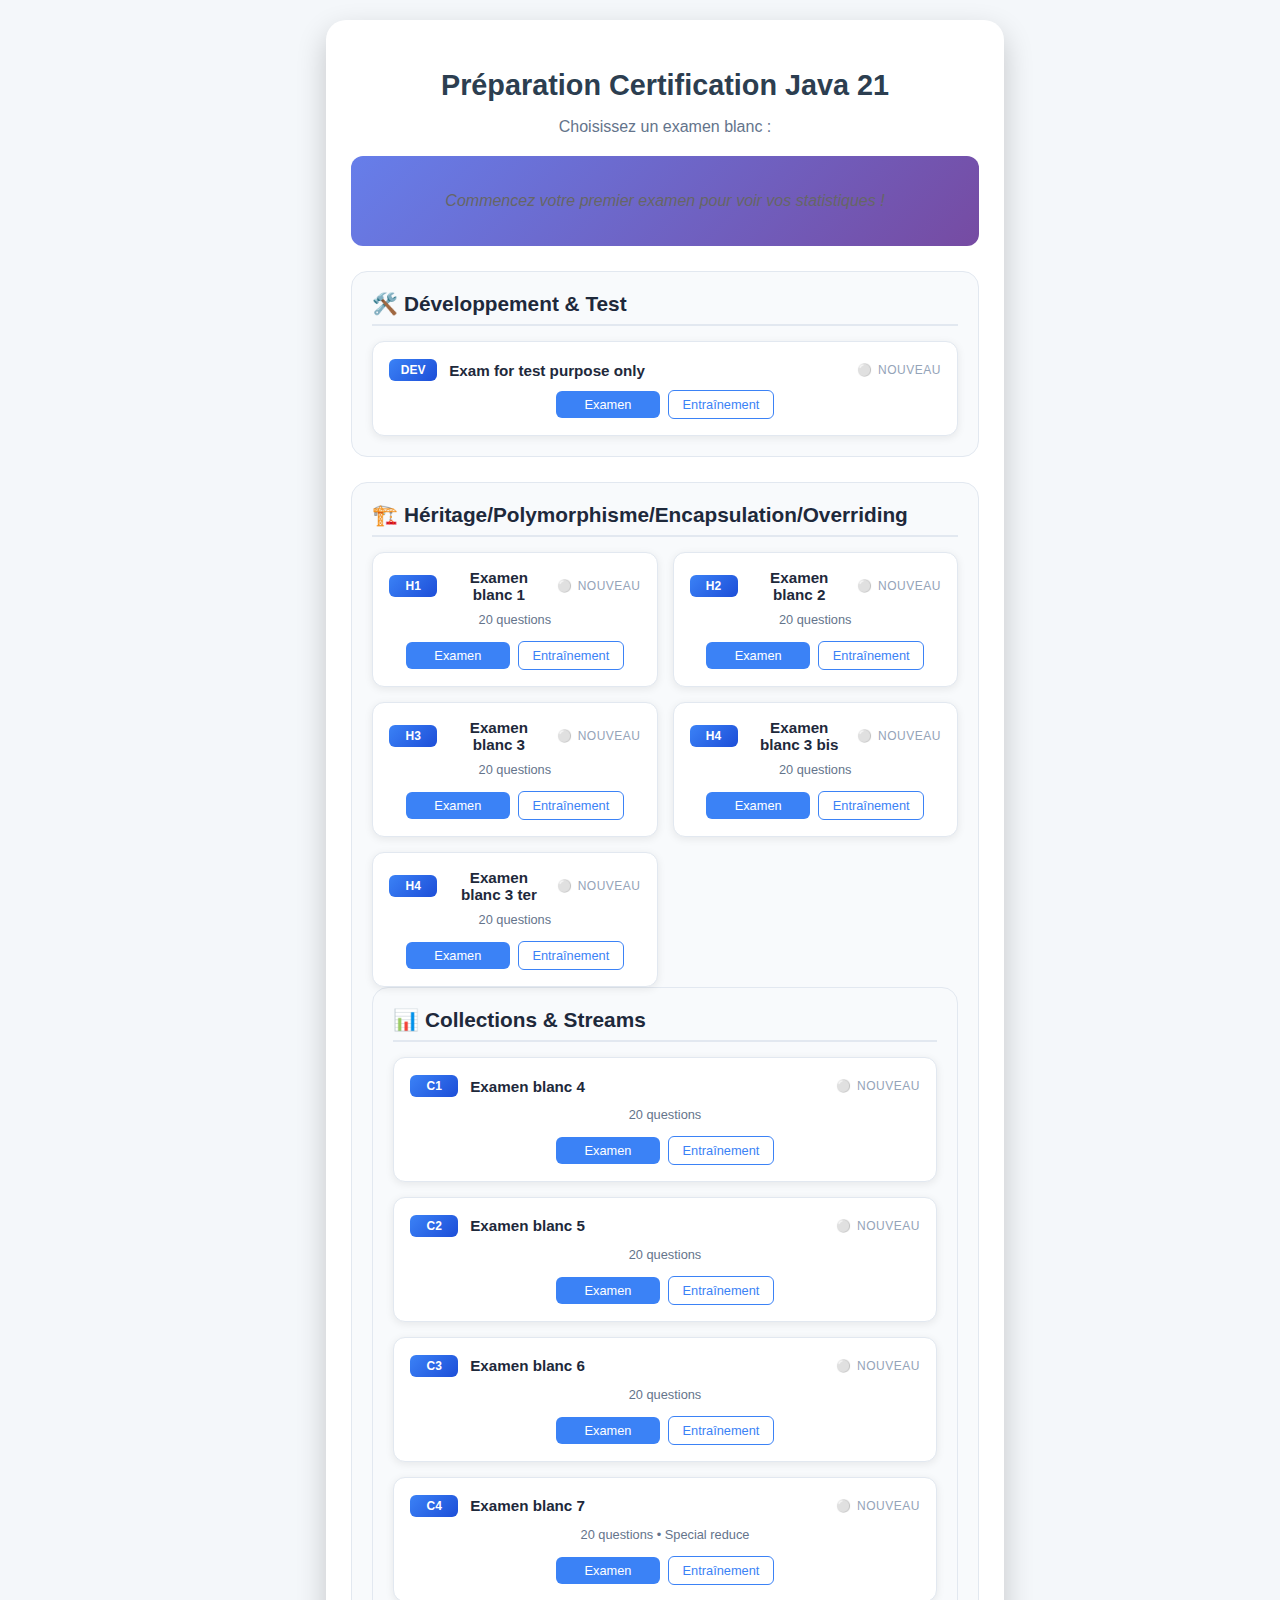
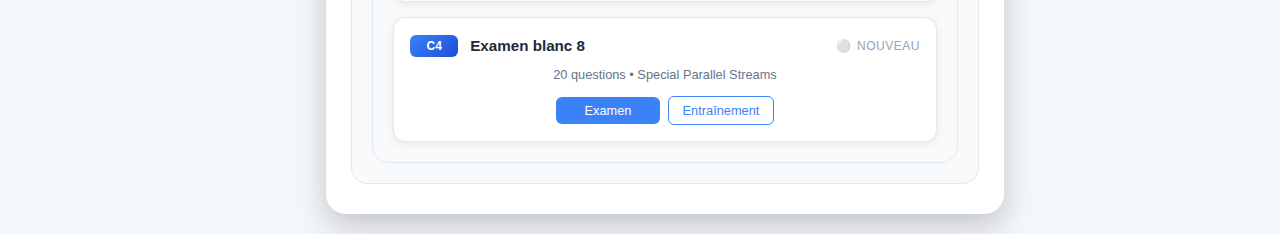
<file: index.html>
<!DOCTYPE html>
<html lang="fr">
<head>
    <meta charset="UTF-8">
    <title>QCM Java 21</title>
    <link rel="stylesheet" href="assets/css/style.css">
</head>
<body class="home-page">
<div class="container">
    <div class="card">
        <h1>Préparation Certification Java 21</h1>
        <p>Choisissez un examen blanc :</p>

        <div class="exam-categories">
            <!-- Section Développement/Test -->
            <div class="category-section">
                <h2 class="category-title">🛠️ Développement & Test</h2>
                <div class="exam-grid">
                    <div class="exam-card compact">
                        <div class="exam-header">
                            <div class="exam-title-group">
                                <span class="exam-number">DEV</span>
                                <h4>Exam for test purpose only</h4>
                            </div>
                        </div>
                        <div class="exam-actions">
                            <a class="btn-mini" href="exam.html?exam=exam1.json&mode=exam">Examen</a>
                            <a class="btn-mini outline" href="exam.html?exam=exam1.json&mode=train">Entraînement</a>
                        </div>
                    </div>
                </div>
            </div>

            <!-- Section Héritage & Polymorphisme -->
            <div class="category-section">
                <h2 class="category-title">🏗️ Héritage/Polymorphisme/Encapsulation/Overriding</h2>
                <div class="exam-grid">
                    <div class="exam-card compact">
                        <div class="exam-header">
                            <div class="exam-title-group">
                                <span class="exam-number">H1</span>
                                <h4>Examen blanc 1</h4>
                            </div>
                        </div>
                        <p class="exam-desc">20 questions</p>
                        <div class="exam-actions">
                            <a class="btn-mini" href="exam.html?exam=exam5.json&mode=exam">Examen</a>
                            <a class="btn-mini outline" href="exam.html?exam=exam5.json&mode=train">Entraînement</a>
                        </div>
                    </div>

                    <div class="exam-card compact">
                        <div class="exam-header">
                            <div class="exam-title-group">
                                <span class="exam-number">H2</span>
                                <h4>Examen blanc 2</h4>
                            </div>
                        </div>
                        <p class="exam-desc">20 questions</p>
                        <div class="exam-actions">
                            <a class="btn-mini" href="exam.html?exam=exam6.json&mode=exam">Examen</a>
                            <a class="btn-mini outline" href="exam.html?exam=exam6.json&mode=train">Entraînement</a>
                        </div>
                    </div>

                    <div class="exam-card compact">
                        <div class="exam-header">
                            <div class="exam-title-group">
                                <span class="exam-number">H3</span>
                                <h4>Examen blanc 3</h4>
                            </div>
                        </div>
                        <p class="exam-desc">20 questions</p>
                        <div class="exam-actions">
                            <a class="btn-mini" href="exam.html?exam=exam7.json&mode=exam">Examen</a>
                            <a class="btn-mini outline" href="exam.html?exam=exam7.json&mode=train">Entraînement</a>
                        </div>
                    </div>

                    <div class="exam-card compact">
                        <div class="exam-header">
                            <div class="exam-title-group">
                                <span class="exam-number">H4</span>
                                <h4>Examen blanc 3 bis</h4>
                            </div>
                        </div>
                        <p class="exam-desc">20 questions</p>
                        <div class="exam-actions">
                            <a class="btn-mini" href="exam.html?exam=exam-12-heritage_and_co.json&mode=exam">Examen</a>
                            <a class="btn-mini outline" href="exam.html?exam=exam-12-heritage_and_co.json&mode=train">Entraînement</a>
                        </div>
                    </div>
                <div class="exam-card compact">
                    <div class="exam-header">
                        <div class="exam-title-group">
                            <span class="exam-number">H4</span>
                            <h4>Examen blanc 3 ter</h4>
                        </div>
                    </div>
                    <p class="exam-desc">20 questions</p>
                    <div class="exam-actions">
                        <a class="btn-mini" href="exam.html?exam=exam-13-heritage_and_co.json&mode=exam">Examen</a>
                        <a class="btn-mini outline" href="exam.html?exam=exam-13-heritage_and_co.json&mode=train">Entraînement</a>
                    </div>
                </div>
            </div>

            <!-- Section Collections & Streams -->
            <div class="category-section">
                <h2 class="category-title">📊 Collections & Streams </h2>
                <div class="exam-grid">
                    <div class="exam-card compact">
                        <div class="exam-header">
                            <div class="exam-title-group">
                                <span class="exam-number">C1</span>
                                <h4>Examen blanc 4</h4>
                            </div>
                        </div>
                        <p class="exam-desc">20 questions</p>
                        <div class="exam-actions">
                            <a class="btn-mini" href="exam.html?exam=exam8.json&mode=exam">Examen</a>
                            <a class="btn-mini outline" href="exam.html?exam=exam8.json&mode=train">Entraînement</a>
                        </div>
                    </div>

                    <div class="exam-card compact">
                        <div class="exam-header">
                            <div class="exam-title-group">
                                <span class="exam-number">C2</span>
                                <h4>Examen blanc 5</h4>
                            </div>
                        </div>
                        <p class="exam-desc">20 questions</p>
                        <div class="exam-actions">
                            <a class="btn-mini" href="exam.html?exam=exam9.json&mode=exam">Examen</a>
                            <a class="btn-mini outline" href="exam.html?exam=exam9.json&mode=train">Entraînement</a>
                        </div>
                    </div>

                    <div class="exam-card compact">
                        <div class="exam-header">
                            <div class="exam-title-group">
                                <span class="exam-number">C3</span>
                                <h4>Examen blanc 6</h4>
                            </div>
                        </div>
                        <p class="exam-desc">20 questions</p>
                        <div class="exam-actions">
                            <a class="btn-mini" href="exam.html?exam=exam10.json&mode=exam">Examen</a>
                            <a class="btn-mini outline" href="exam.html?exam=exam10.json&mode=train">Entraînement</a>
                        </div>
                    </div>

                    <div class="exam-card compact">
                        <div class="exam-header">
                            <div class="exam-title-group">
                                <span class="exam-number">C4</span>
                                <h4>Examen blanc 7</h4>
                            </div>
                        </div>
                        <p class="exam-desc">20 questions • Special reduce</p>
                        <div class="exam-actions">
                            <a class="btn-mini" href="exam.html?exam=exam11.json&mode=exam">Examen</a>
                            <a class="btn-mini outline" href="exam.html?exam=exam11.json&mode=train">Entraînement</a>
                        </div>
                    </div>
                    <div class="exam-card compact">
                        <div class="exam-header">
                            <div class="exam-title-group">
                                <span class="exam-number">C4</span>
                                <h4>Examen blanc 8</h4>
                            </div>
                        </div>
                        <p class="exam-desc">20 questions • Special Parallel Streams</p>
                        <div class="exam-actions">
                            <a class="btn-mini" href="exam.html?exam=exam-14_streams_special_parallel.json&mode=exam">Examen</a>
                            <a class="btn-mini outline" href="exam.html?exam=exam-14_streams_special_parallel.json&mode=train">Entraînement</a>
                        </div>
                    </div>
                </div>
            </div>

        </div>
    </div>
</div>

<script src="assets/js/progressManager.js"></script>
<script>
// Mapping global des examens avec leurs IDs
const examMappings = {
    'exam1.json': 'DEV',
    'exam5.json': 'H1',
    'exam6.json': 'H2',
    'exam7.json': 'H3',
    'exam-12-heritage_and_co.json': 'H4',
    'exam8.json': 'C1',
    'exam9.json': 'C2',
    'exam10.json': 'C3',
    'exam11.json': 'C4'
};

// Charger et afficher les badges de progression
document.addEventListener('DOMContentLoaded', function() {
    updateExamBadges();
    displayGlobalStats();
});

function updateExamBadges() {
    Object.entries(examMappings).forEach(([examId, cardId]) => {
        const badgeInfo = progressManager.getExamBadgeInfo(examId);
        updateExamCard(cardId, badgeInfo, examId);
    });
}

function updateExamCard(cardId, badgeInfo, examId) {
    // Trouver la carte par le numéro d'examen
    const examCards = document.querySelectorAll('.exam-card.compact');

    examCards.forEach(card => {
        const examNumber = card.querySelector('.exam-number');
        if (examNumber && examNumber.textContent === cardId) {
            // Ajouter le badge de statut
            let statusBadge = card.querySelector('.status-badge');
            if (!statusBadge) {
                statusBadge = document.createElement('div');
                statusBadge.className = 'status-badge';
                card.querySelector('.exam-header').appendChild(statusBadge);
            }

            statusBadge.innerHTML = `${badgeInfo.badge} <span>${badgeInfo.text}</span>`;
            statusBadge.style.color = badgeInfo.color;

            // Ajouter le score si disponible
            let scoreDisplay = card.querySelector('.score-display');
            if (!scoreDisplay) {
                scoreDisplay = document.createElement('div');
                scoreDisplay.className = 'score-display';
                card.insertBefore(scoreDisplay, card.querySelector('.exam-actions'));
            }

            if (badgeInfo.bestScore !== null && badgeInfo.bestScore > 0) {
                let scoreHTML = `<small>Meilleur: <strong>${badgeInfo.bestScore}%</strong></small>`;

                // Afficher la moyenne seulement s'il y a plus d'une tentative
                if (badgeInfo.attempts > 1 && badgeInfo.averageScore > 0) {
                    scoreHTML += `<small> • Moyenne: <strong>${badgeInfo.averageScore}%</strong></small>`;
                }

                if (badgeInfo.attempts > 1) {
                    scoreHTML += `<small> • ${badgeInfo.attempts} tentatives</small>`;
                }

                scoreDisplay.innerHTML = scoreHTML;
                scoreDisplay.style.display = 'block';

                // Ajouter le bouton reset pour cet examen
                let resetBtn = card.querySelector('.reset-exam-btn');
                if (!resetBtn) {
                    resetBtn = document.createElement('button');
                    resetBtn.className = 'reset-exam-btn';
                    resetBtn.innerHTML = '🗑️';
                    resetBtn.title = 'Supprimer les statistiques de cet examen';
                    card.querySelector('.exam-actions').appendChild(resetBtn);
                }

                // Ajouter l'event listener avec les bonnes données
                const examTitle = card.querySelector('h4').textContent;

                // Supprimer l'ancien listener et ajouter le nouveau
                resetBtn.replaceWith(resetBtn.cloneNode(true));
                resetBtn = card.querySelector('.reset-exam-btn');

                resetBtn.onclick = (e) => {
                    e.preventDefault();
                    e.stopPropagation();
                    resetExamStats(examId, examTitle);
                };
            } else {
                scoreDisplay.style.display = 'none';

                // Supprimer le bouton reset s'il n'y a pas de stats
                const resetBtn = card.querySelector('.reset-exam-btn');
                if (resetBtn) {
                    resetBtn.remove();
                }
            }
        }
    });
}

function resetAllStats() {
    const confirmation = confirm(
        `⚠️ ATTENTION !\n\nÊtes-vous sûr de vouloir supprimer TOUTES vos statistiques ?\n\nCeci effacera définitivement :\n• Tous vos scores et moyennes\n• Vos temps d'étude\n• Votre historique complet\n\nCette action est irréversible !`
    );

    if (confirmation) {
        const secondConfirmation = confirm(
            "🚨 DERNIÈRE CHANCE !\n\nConfirmez-vous vraiment la suppression de toutes vos données ?\n\nTapez OK pour confirmer la suppression complète."
        );

        if (secondConfirmation) {
            progressManager.resetAllProgress();
            updateExamBadges();
            displayGlobalStats();

            // Notification de succès
            alert("✅ Toutes les statistiques ont été supprimées avec succès !");
        }
    }
}

function resetExamStats(examId, examName) {
    console.log('Reset demandé pour:', examId, examName);

    const confirmation = confirm(
        `⚠️ Supprimer les statistiques de "${examName}" ?\n\nCeci effacera :\n• Vos scores et moyenne pour cet examen\n• Votre temps d'étude pour cet examen\n• Votre historique pour cet examen\n\nCette action est irréversible !`
    );

    if (confirmation) {
        console.log('Confirmation reçue, reset en cours...');
        const success = progressManager.resetExamProgress(examId);
        console.log('Résultat du reset:', success);

        if (success) {
            updateExamBadges();
            displayGlobalStats();
            alert(`✅ Statistiques de "${examName}" supprimées !`);
        } else {
            alert("❌ Erreur lors de la suppression.");
        }
    }
}

function displayGlobalStats() {
    const stats = progressManager.getGlobalStats();

    // Ajouter une section de statistiques globales en haut
    const card = document.querySelector('.card');
    let statsSection = document.querySelector('.global-stats');

    if (!statsSection) {
        statsSection = document.createElement('div');
        statsSection.className = 'global-stats';
        card.insertBefore(statsSection, document.querySelector('.exam-categories'));
    }

    const hasAnyProgress = progressManager.getTotalExamsWithProgress() > 0;

    if (hasAnyProgress) {
        let statsHTML = '';

        if (stats.totalExamsAttempted > 0) {
            statsHTML = `
                <div class="stats-container">
                    <div class="stat-item">
                        <span class="stat-number">${stats.totalExamsCompleted}</span>
                        <span class="stat-label">Examens réussis</span>
                    </div>
                    <div class="stat-item">
                        <span class="stat-number">${stats.averageScore}%</span>
                        <span class="stat-label">Score moyen</span>
                    </div>
                    <div class="stat-item">
                        <span class="stat-number">${progressManager.formatTime(stats.totalStudyTime)}</span>
                        <span class="stat-label">Temps d'étude</span>
                    </div>
                    <div class="stat-item">
                        <span class="stat-number">${stats.bestScore}%</span>
                        <span class="stat-label">Meilleur score</span>
                    </div>
                </div>`;
        }

        statsSection.innerHTML = `
            ${statsHTML}
            <div class="reset-section">
                <button id="reset-all-btn" class="reset-btn">🗑️ Reset toutes les statistiques</button>
            </div>
        `;

        // Ajouter l'event listener pour le bouton reset global
        const resetBtn = document.getElementById('reset-all-btn');
        if (resetBtn) {
            resetBtn.addEventListener('click', resetAllStats);
        }
    } else {
        statsSection.innerHTML = '<p style="text-align: center; color: #666; font-style: italic;">Commencez votre premier examen pour voir vos statistiques !</p>';
    }
}
</script>
</body>
</html>
</file>
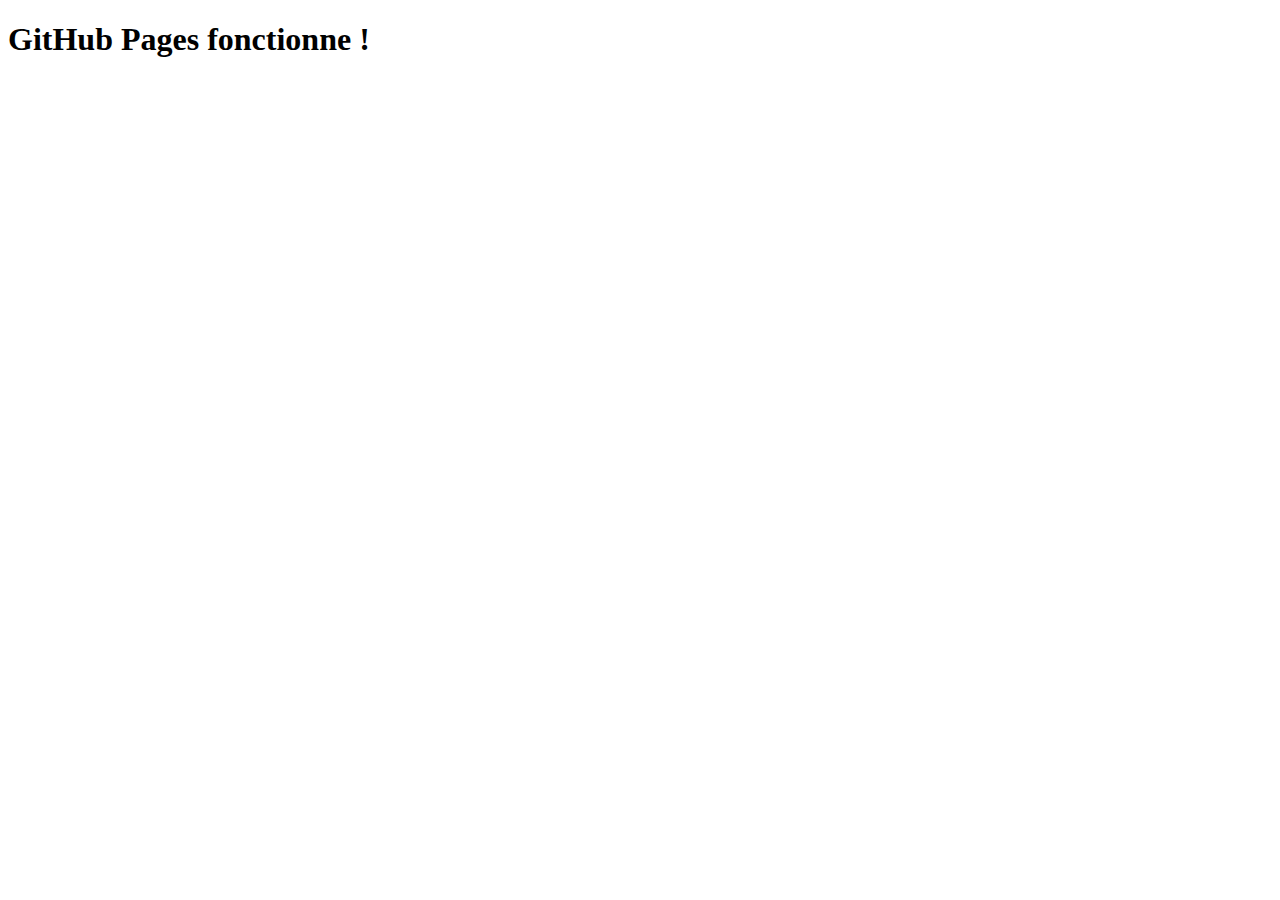
<file: test.html>
<!DOCTYPE html>
<html lang="fr">
<head>
    <meta charset="UTF-8">
    <title>Test GitHub Pages</title>
</head>
<body>
<h1>GitHub Pages fonctionne !</h1>
<script>
    console.log("JS chargé");
</script>
</body>
</html>
</file>
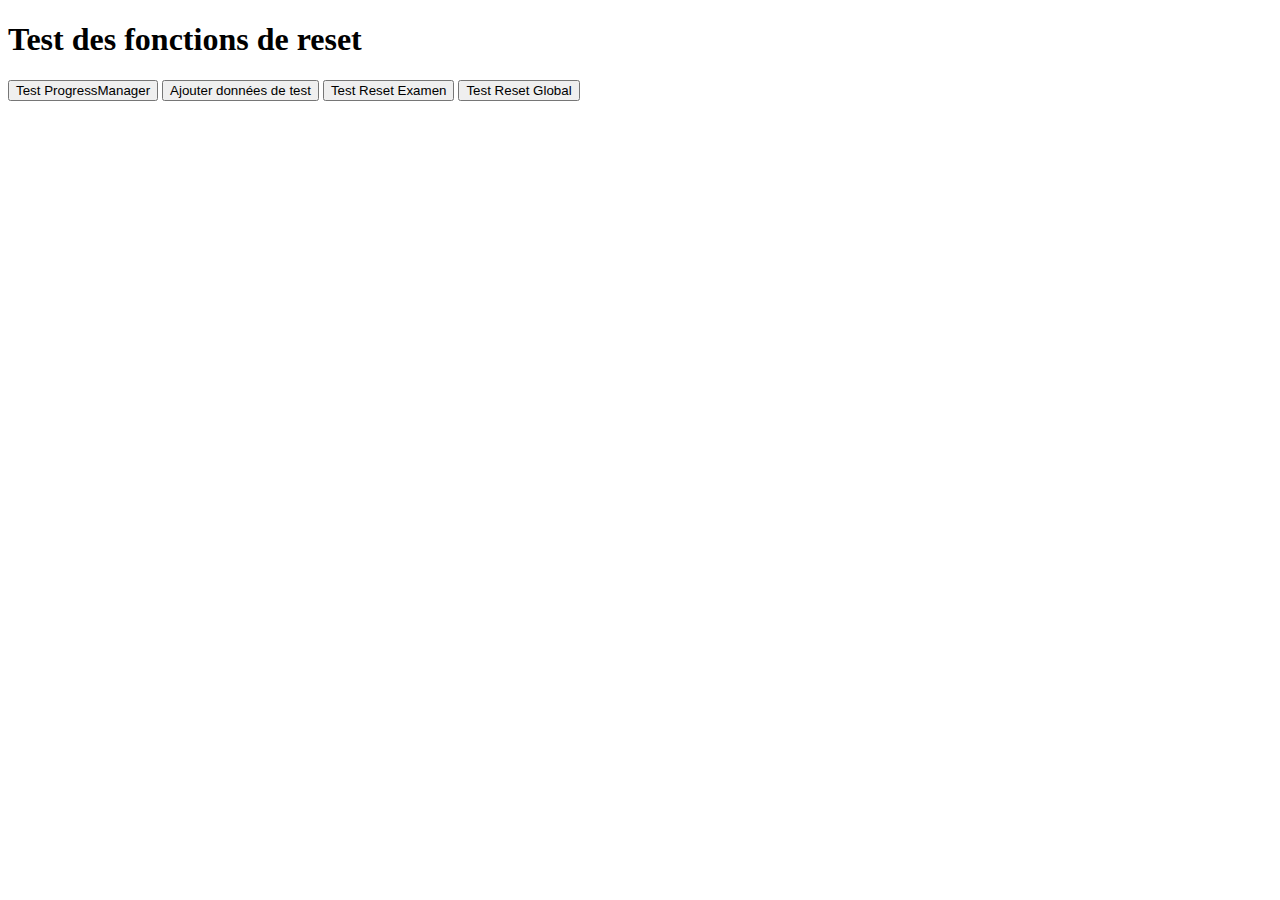
<file: test_reset.html>
<!DOCTYPE html>
<html lang="fr">
<head>
    <meta charset="UTF-8">
    <title>Test Reset Functions</title>
</head>
<body>
    <h1>Test des fonctions de reset</h1>

    <button onclick="testProgressManager()">Test ProgressManager</button>
    <button onclick="addTestData()">Ajouter données de test</button>
    <button onclick="testResetExam()">Test Reset Examen</button>
    <button onclick="testResetAll()">Test Reset Global</button>

    <div id="results"></div>

    <script src="progressManager.js"></script>
    <script>
        function log(message) {
            document.getElementById('results').innerHTML += '<p>' + message + '</p>';
            console.log(message);
        }

        function testProgressManager() {
            log('=== Test ProgressManager ===');
            const stats = progressManager.getGlobalStats();
            log('Stats globales: ' + JSON.stringify(stats, null, 2));

            const totalExams = progressManager.getTotalExamsWithProgress();
            log('Nombre d\'examens avec progression: ' + totalExams);

            const examProgress = progressManager.getExamProgress('exam1.json');
            log('Progression exam1: ' + JSON.stringify(examProgress, null, 2));
        }

        function addTestData() {
            log('=== Ajout données de test ===');
            progressManager.saveExamResult('exam1.json', 16, 20, 300, 'exam');
            progressManager.saveExamResult('exam5.json', 18, 20, 450, 'exam');
            log('Données de test ajoutées');
            testProgressManager();
        }

        function testResetExam() {
            log('=== Test Reset Examen ===');
            const before = progressManager.getExamProgress('exam1.json');
            log('Avant reset: ' + JSON.stringify(before, null, 2));

            const success = progressManager.resetExamProgress('exam1.json');
            log('Reset réussi: ' + success);

            const after = progressManager.getExamProgress('exam1.json');
            log('Après reset: ' + JSON.stringify(after, null, 2));
        }

        function testResetAll() {
            log('=== Test Reset Global ===');
            const before = progressManager.getTotalExamsWithProgress();
            log('Examens avant reset: ' + before);

            const success = progressManager.resetAllProgress();
            log('Reset global réussi: ' + success);

            const after = progressManager.getTotalExamsWithProgress();
            log('Examens après reset: ' + after);
        }
    </script>
</body>
</html>
</file>
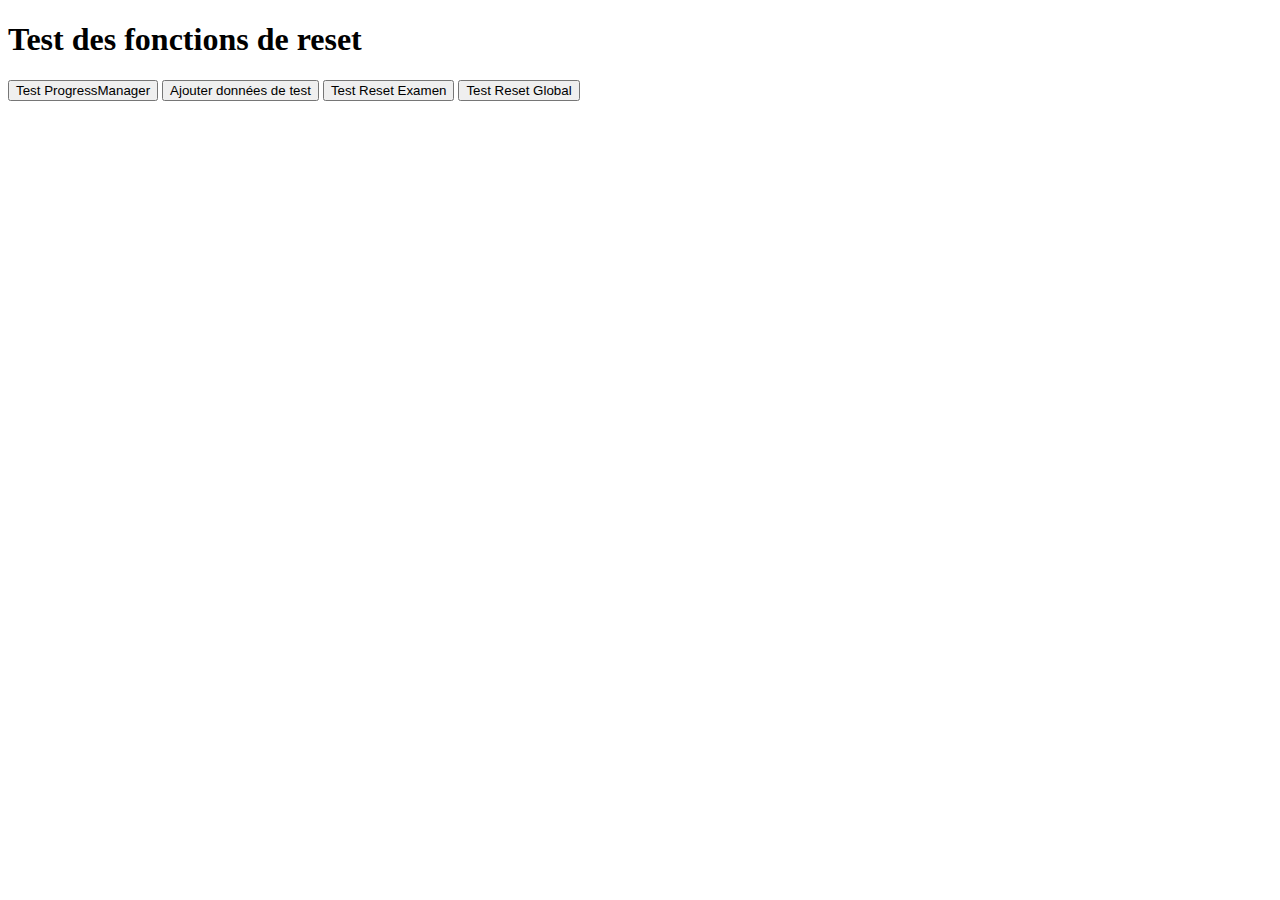
<file: tests/test_reset.html>
<!DOCTYPE html>
<html lang="fr">
<head>
    <meta charset="UTF-8">
    <title>Test Reset Functions</title>
</head>
<body>
    <h1>Test des fonctions de reset</h1>

    <button onclick="testProgressManager()">Test ProgressManager</button>
    <button onclick="addTestData()">Ajouter données de test</button>
    <button onclick="testResetExam()">Test Reset Examen</button>
    <button onclick="testResetAll()">Test Reset Global</button>

    <div id="results"></div>

    <script src="../assets/js/progressManager.js"></script>
    <script>
        function log(message) {
            document.getElementById('results').innerHTML += '<p>' + message + '</p>';
            console.log(message);
        }

        function testProgressManager() {
            log('=== Test ProgressManager ===');
            const stats = progressManager.getGlobalStats();
            log('Stats globales: ' + JSON.stringify(stats, null, 2));

            const totalExams = progressManager.getTotalExamsWithProgress();
            log('Nombre d\'examens avec progression: ' + totalExams);

            const examProgress = progressManager.getExamProgress('exam1.json');
            log('Progression exam1: ' + JSON.stringify(examProgress, null, 2));
        }

        function addTestData() {
            log('=== Ajout données de test ===');
            progressManager.saveExamResult('exam1.json', 16, 20, 300, 'exam');
            progressManager.saveExamResult('exam5.json', 18, 20, 450, 'exam');
            log('Données de test ajoutées');
            testProgressManager();
        }

        function testResetExam() {
            log('=== Test Reset Examen ===');
            const before = progressManager.getExamProgress('exam1.json');
            log('Avant reset: ' + JSON.stringify(before, null, 2));

            const success = progressManager.resetExamProgress('exam1.json');
            log('Reset réussi: ' + success);

            const after = progressManager.getExamProgress('exam1.json');
            log('Après reset: ' + JSON.stringify(after, null, 2));
        }

        function testResetAll() {
            log('=== Test Reset Global ===');
            const before = progressManager.getTotalExamsWithProgress();
            log('Examens avant reset: ' + before);

            const success = progressManager.resetAllProgress();
            log('Reset global réussi: ' + success);

            const after = progressManager.getTotalExamsWithProgress();
            log('Examens après reset: ' + after);
        }
    </script>
</body>
</html>
</file>
<file: assets/css/style.css>
.app {
    width: 100%;
    max-width: 800px;
    padding: 20px;
    margin-top: 20px;
    margin-bottom: 20px;
}

header {
    display: flex;
    flex-direction: column;
    align-items: center;
    margin-bottom: 20px;
}

h1 {
    color: #2c3e50;
    margin-bottom: 10px;
}

.status-bar {
    display: flex;
    justify-content: space-between;
    align-items: center;
    width: 100%;
    color: #555;
    font-size: 0.9rem;
}

#progress {
    font-size: 1.3rem;
    font-weight: 600;
    color: #1e293b;
    background: linear-gradient(135deg, #f8fafc 0%, #e2e8f0 100%);
    padding: 12px 24px;
    border-radius: 12px;
    border: 2px solid #cbd5e1;
    box-shadow: 0 2px 8px rgba(0,0,0,0.08);
    display: flex;
    align-items: center;
    gap: 8px;
}

/* Timer circulaire élaboré */
.timer-container {
    position: relative;
    display: flex;
    align-items: center;
    justify-content: center;
}

.timer-circle {
    transform: rotate(-90deg);
}

.timer-bg {
    fill: none;
    stroke: #e5e7eb;
    stroke-width: 6;
}

.timer-progress {
    fill: none;
    stroke: #10b981;
    stroke-width: 6;
    stroke-linecap: round;
    stroke-dasharray: 220;
    stroke-dashoffset: 0;
    transition: stroke 0.3s ease, stroke-dashoffset 1s linear;
}

.timer-progress.warning {
    stroke: #f59e0b;
}

.timer-progress.danger {
    stroke: #ef4444;
    animation: timerPulse 1s ease-in-out infinite;
}

@keyframes timerPulse {
    0%, 100% {
        stroke-width: 6;
        opacity: 1;
    }
    50% {
        stroke-width: 8;
        opacity: 0.8;
    }
}

.timer-text {
    position: absolute;
    top: 50%;
    left: 50%;
    transform: translate(-50%, -50%);
    text-align: center;
}

.timer-time {
    font-size: 1.3rem;
    font-weight: bold;
    color: #1e293b;
    font-variant-numeric: tabular-nums;
    line-height: 1.2;
}

.timer-label {
    font-size: 0.65rem;
    color: #64748b;
    text-transform: uppercase;
    letter-spacing: 0.5px;
    margin-top: 2px;
    font-weight: 500;
}

.card {
    background: white;
    border-radius: 12px;
    padding: 20px;
    box-shadow: 0 4px 10px rgba(0,0,0,0.05);
}

#question-container h3 {
    margin-bottom: 15px;
    color: #333;
}

.option {
    background: #f9fafc;
    border: 1px solid #ddd;
    border-radius: 8px;
    padding: 12px;
    margin-bottom: 10px;
    cursor: pointer;
    transition: all 0.2s ease;
}

.option.multiple::before {
    content: "☐ ";
    margin-right: 8px;
    font-size: 1.2em;
}

.option.multiple.selected::before {
    content: "☑ ";
    color: #3b82f6;
}

.option:hover {
    background: #eef4ff;
    border-color: #3b82f6;
}

.option.correct {
    background: #d1fae5;
    border-color: #10b981;
}

.option.incorrect {
    background: #fee2e2;
    border-color: #ef4444;
}

footer {
    display: flex;
    justify-content: center;
    margin-top: 20px;
}

.btn {
    padding: 12px 24px;
    font-size: 1rem;
    background: #3b82f6;
    color: white;
    border: none;
    border-radius: 8px;
    cursor: pointer;
    transition: background 0.2s ease;
}

.btn:hover {
    background: #2563eb;
}

.result {
    text-align: center;
    padding: 30px;
}

.result h2 {
    color: #111;
    margin-bottom: 15px;
}

.result p {
    font-size: 1.1rem;
}

.selected {
    background-color: #dbeafe; /* bleu clair */
    border: 2px solid #3b82f6; /* bleu */
    border-radius: 0.5rem;
    padding: 0.25rem 0.5rem;
    transition: background 0.2s ease;
}


/* Fond gris clair sobre */
body {
    font-family: "Inter", Arial, sans-serif;
    background-color: #f4f7fa;  /* gris très clair */
    margin: 0;
    display: flex;
    justify-content: center;
    align-items: center;
    height: 100vh;
    color: #111;
}

/* Style pour les pages avec contenu défilant */
body.exam-page,
body.home-page {
    align-items: flex-start;
    min-height: 100vh;
    height: auto;
    padding: 20px 0;
}

/* Carte centrale pour la page d'accueil */
.container .card {
    background: white;
    padding: 30px 25px;
    border-radius: 20px;
    box-shadow: 0 12px 30px rgba(0,0,0,0.2);
    text-align: center;
    max-width: 1000px;
    width: 100%;
}

/* Logo */
.logo {
    width: 80px;
    margin-bottom: 20px;
}

/* Titres */
.card h1 {
    margin-bottom: 12px;
    color: #2c3e50;
    font-size: 1.8rem;
}

.card > p {
    font-size: 1rem;
    color: #64748b;
    margin-bottom: 20px;
}

.card h3 {
    margin: 15px 0 10px;
}

/* Boutons */
.btn {
    display: inline-block;
    padding: 12px 24px;
    margin: 5px;
    background-color: #3b82f6;
    color: white;
    text-decoration: none;
    border-radius: 12px;
    font-weight: bold;
    transition: all 0.2s ease;
}

.btn:hover {
    background-color: #2563eb;
    transform: translateY(-2px);
}

.btn-outline {
    background: white;
    color: #3b82f6;
    border: 2px solid #3b82f6;
}

.btn-outline:hover {
    background: #3b82f6;
    color: white;
    transform: translateY(-2px);
}

/* Organisation des boutons */
.buttons {
    display: flex;
    justify-content: center;
    gap: 10px;
}

/* Organisation par catégories */
.exam-categories {
    display: flex;
    flex-direction: column;
    gap: 25px;
}

.category-section {
    background: #f8fafc;
    border-radius: 16px;
    padding: 20px;
    border: 1px solid #e2e8f0;
}

.category-title {
    font-size: 1.3rem;
    color: #1e293b;
    margin: 0 0 15px 0;
    display: flex;
    align-items: center;
    gap: 8px;
    border-bottom: 2px solid #e2e8f0;
    padding-bottom: 8px;
}

/* Grille d'examens */
.exam-grid {
    display: grid;
    grid-template-columns: repeat(auto-fit, minmax(280px, 1fr));
    gap: 15px;
    margin-top: 15px;
}

/* Cartes d'examen compactes */
.exam-card.compact {
    background: white;
    border-radius: 12px;
    padding: 16px;
    box-shadow: 0 2px 8px rgba(0,0,0,0.08);
    transition: all 0.2s ease;
    border: 1px solid #e2e8f0;
}

.exam-card.compact:hover {
    transform: translateY(-2px);
    box-shadow: 0 4px 12px rgba(0,0,0,0.12);
}

.exam-header {
    display: flex;
    align-items: center;
    gap: 12px;
    margin-bottom: 8px;
}

.exam-number {
    background: linear-gradient(135deg, #3b82f6, #1d4ed8);
    color: white;
    padding: 4px 8px;
    border-radius: 6px;
    font-size: 0.75rem;
    font-weight: bold;
    min-width: 32px;
    text-align: center;
}

.exam-header h4 {
    margin: 0;
    font-size: 0.95rem;
    color: #1e293b;
    font-weight: 600;
}

.exam-desc {
    font-size: 0.8rem;
    color: #64748b;
    margin: 8px 0 12px 0;
    line-height: 1.4;
}

.exam-actions {
    display: flex;
    gap: 8px;
    justify-content: center;
}

/* Boutons mini */
.btn-mini {
    display: inline-block;
    padding: 6px 12px;
    font-size: 0.8rem;
    background: #3b82f6;
    color: white;
    text-decoration: none;
    border-radius: 6px;
    font-weight: 500;
    transition: all 0.2s ease;
    text-align: center;
    min-width: 80px;
}

.btn-mini:hover {
    background: #2563eb;
    transform: translateY(-1px);
}

.btn-mini.outline {
    background: white;
    color: #3b82f6;
    border: 1.5px solid #3b82f6;
}

.btn-mini.outline:hover {
    background: #3b82f6;
    color: white;
}

/* Ancien style pour compatibilité */
.exam-item {
    margin-bottom: 20px;
    padding: 15px;
    border-radius: 12px;
    background: #f3f4f6;
    box-shadow: 0 4px 12px rgba(0,0,0,0.05);
    transition: transform 0.2s ease;
}

.exam-item:hover {
    transform: translateY(-3px);
}
.topic {
    font-size: 0.9rem;
    color: #6b7280; /* gris moyen */
    margin-bottom: 5px;
    font-style: italic;
}

/* Bloc de code dans les questions */
.question pre {
    font-size: 0.6rem;     /* taille optimale */
    line-height: 1.3;      /* espacement pour lisibilité */
    padding: 4px 8px;      /* padding réduit */
    background-color: #f3f4f6;
    border: 1px solid #d1d5db;
    border-radius: 6px;
    overflow-x: auto;
    max-height: 140px;     /* hauteur réduite mais lisible */
    margin: 2px 0;         /* marge réduite */
    font-family: 'Consolas', 'Monaco', 'Courier New', monospace;
    white-space: pre;      /* préserver les sauts de ligne */
}

/* Code en ligne */
.question code {
    font-size: 0.6rem;
    background-color: #e5e7eb;
    padding: 1px 2px;
    border-radius: 3px;
    font-family: 'Consolas', 'Monaco', 'Courier New', monospace;
}

/* Code dans les options aussi */
.option code, .option pre {
    font-size: 0.6rem;
    line-height: 1.3;
    white-space: pre;
}

/* Graphique camembert */
.pie-chart {
    width: 120px;
    height: 120px;
    border-radius: 50%;
    margin: 20px auto;
    position: relative;
    display: flex;
    align-items: center;
    justify-content: center;
    font-size: 1.2rem;
    font-weight: bold;
    color: white;
    text-shadow: 1px 1px 2px rgba(0,0,0,0.5);
}

.pie-chart.success {
    background: conic-gradient(#10b981 0deg var(--success-angle), #e5e7eb var(--success-angle) 360deg);
}

.pie-chart.warning {
    background: conic-gradient(#f59e0b 0deg var(--success-angle), #e5e7eb var(--success-angle) 360deg);
}

.pie-chart.danger {
    background: conic-gradient(#ef4444 0deg var(--success-angle), #e5e7eb var(--success-angle) 360deg);
}

/* Bouton retour à l'accueil fixe en bas à droite */
#home-btn {
    position: fixed;
    bottom: 20px;
    right: 20px;
    z-index: 1000;
    box-shadow: 0 4px 12px rgba(0,0,0,0.15);
    font-size: 0.9rem;
    padding: 10px 16px;
}

/* Statistiques globales */
.global-stats {
    background: linear-gradient(135deg, #667eea 0%, #764ba2 100%);
    color: white;
    border-radius: 12px;
    padding: 20px;
    margin-bottom: 25px;
    text-align: center;
}

.stats-container {
    display: grid;
    grid-template-columns: repeat(auto-fit, minmax(120px, 1fr));
    gap: 20px;
    max-width: 600px;
    margin: 0 auto;
}

.stat-item {
    display: flex;
    flex-direction: column;
    align-items: center;
}

.stat-number {
    font-size: 1.8rem;
    font-weight: bold;
    color: #fbbf24;
    display: block;
    margin-bottom: 4px;
}

.stat-label {
    font-size: 0.85rem;
    opacity: 0.9;
    text-transform: uppercase;
    letter-spacing: 0.5px;
}

/* Badges de statut sur les cartes d'examen */
.status-badge {
    display: flex;
    align-items: center;
    gap: 6px;
    font-size: 0.75rem;
    font-weight: 500;
    margin-left: auto;
}

.status-badge span {
    text-transform: uppercase;
    letter-spacing: 0.5px;
}

.score-display {
    margin: 8px 0;
    padding: 6px 8px;
    background: #f8fafc;
    border-radius: 6px;
    text-align: center;
    border-left: 3px solid #3b82f6;
    line-height: 1.4;
}

.score-display small {
    font-size: 0.72rem;
    color: #475569;
    display: inline-block;
    margin: 1px 0;
    white-space: nowrap;
}

.score-display small:not(:first-child) {
    margin-left: 4px;
}

.score-display strong {
    color: #1e293b;
    font-weight: 600;
}

/* Mise à jour de l'exam-header pour mieux accueillir le badge */
.exam-header {
    display: flex;
    align-items: center;
    justify-content: space-between;
    gap: 8px;
    margin-bottom: 8px;
    min-height: 24px;
}

.exam-header .exam-title-group {
    display: flex;
    align-items: center;
    gap: 12px;
    flex: 1;
}

/* Boutons de reset */
.reset-section {
    margin-top: 15px;
    text-align: center;
    border-top: 1px solid rgba(255, 255, 255, 0.2);
    padding-top: 15px;
}

.reset-btn {
    background: #ef4444;
    color: white;
    border: none;
    border-radius: 8px;
    padding: 8px 16px;
    font-size: 0.8rem;
    font-weight: 500;
    cursor: pointer;
    transition: all 0.2s ease;
}

.reset-btn:hover {
    background: #dc2626;
    transform: translateY(-1px);
}

.reset-btn:active {
    transform: translateY(0);
}

/* Bouton reset sur les cartes d'examen */
.reset-exam-btn {
    background: #f87171;
    color: white;
    border: none;
    border-radius: 4px;
    padding: 4px 6px;
    font-size: 0.7rem;
    cursor: pointer;
    transition: all 0.2s ease;
    margin-left: 4px;
    opacity: 0.8;
}

.reset-exam-btn:hover {
    background: #ef4444;
    opacity: 1;
    transform: scale(1.1);
}

.reset-exam-btn:active {
    transform: scale(0.95);
}

.exam-actions {
    display: flex;
    gap: 8px;
    justify-content: center;
    align-items: center;
}

/* Navigation entre les questions */
.navigation-buttons {
    display: flex;
    justify-content: space-between;
    align-items: center;
    gap: 15px;
    width: 100%;
}

.navigation-buttons .btn {
    flex: 1;
    max-width: 200px;
}

/* Indicateur visuel des questions */
.question-indicator {
    display: flex;
    flex-wrap: wrap;
    justify-content: center;
    gap: 8px;
    margin-top: 15px;
    padding: 10px;
    background: rgba(255, 255, 255, 0.1);
    border-radius: 8px;
}

.question-dot {
    width: 24px;
    height: 24px;
    border-radius: 50%;
    display: flex;
    align-items: center;
    justify-content: center;
    font-size: 0.7rem;
    font-weight: bold;
    cursor: pointer;
    transition: all 0.2s ease;
    position: relative;
}

.question-dot::after {
    content: attr(data-question);
    transform: translateX(1px); /* Légère correction du centrage */
}

.question-dot.current {
    background: #3b82f6;
    color: white;
    transform: scale(1.2);
    box-shadow: 0 2px 8px rgba(59, 130, 246, 0.4);
}

.question-dot.answered {
    background: #10b981;
    color: white;
}

.question-dot.answered:hover {
    background: #059669;
    transform: scale(1.1);
}

.question-dot.unanswered {
    background: #e5e7eb;
    color: #6b7280;
    border: 2px solid #d1d5db;
}

.question-dot.unanswered:hover {
    background: #f3f4f6;
    border-color: #9ca3af;
    transform: scale(1.1);
}

.question-dot.current::before {
    content: '';
    position: absolute;
    top: -3px;
    left: -3px;
    right: -3px;
    bottom: -3px;
    border: 2px solid #3b82f6;
    border-radius: 50%;
    animation: pulse 1.5s ease-in-out infinite;
}

@keyframes pulse {
    0% {
        opacity: 1;
        transform: scale(1);
    }
    50% {
        opacity: 0.5;
        transform: scale(1.1);
    }
    100% {
        opacity: 1;
        transform: scale(1);
    }
}

/* Responsive Design */
@media (max-width: 768px) {
    .container .card {
        margin: 10px;
        padding: 20px 15px;
        max-width: none;
    }

    .exam-grid {
        grid-template-columns: 1fr;
        gap: 12px;
    }

    .category-section {
        padding: 15px;
    }

    .category-title {
        font-size: 1.1rem;
    }

    .exam-card.compact {
        padding: 12px;
    }

    .exam-header h4 {
        font-size: 0.9rem;
    }

    .exam-desc {
        font-size: 0.75rem;
    }

    .btn-mini {
        padding: 5px 10px;
        font-size: 0.75rem;
        min-width: 70px;
    }

    body.home-page {
        padding: 10px 0;
    }

    .stats-container {
        grid-template-columns: repeat(2, 1fr);
        gap: 15px;
    }

    .stat-number {
        font-size: 1.5rem;
    }

    .stat-label {
        font-size: 0.8rem;
    }

    .global-stats {
        padding: 15px;
        margin-bottom: 20px;
    }

    .status-badge {
        font-size: 0.7rem;
        gap: 4px;
    }

    .score-display {
        padding: 4px 6px;
    }

    .score-display small {
        font-size: 0.68rem;
        display: block;
        margin: 1px 0;
    }

    .score-display small:not(:first-child) {
        margin-left: 0;
        margin-top: 2px;
    }

    .reset-btn {
        padding: 6px 12px;
        font-size: 0.75rem;
    }

    .reset-exam-btn {
        padding: 3px 5px;
        font-size: 0.65rem;
    }

    .exam-actions {
        gap: 6px;
    }

    /* Navigation responsive */
    .navigation-buttons {
        gap: 10px;
    }

    .navigation-buttons .btn {
        padding: 8px 12px;
        font-size: 0.85rem;
    }

    /* Indicateur de questions responsive */
    .question-indicator {
        gap: 6px;
        padding: 8px;
        margin-top: 10px;
    }

    .question-dot {
        width: 20px;
        height: 20px;
        font-size: 0.65rem;
    }

    .question-dot.current {
        transform: scale(1.1);
    }

    /* Timer responsive */
    .timer-container {
        margin-top: 5px;
    }

    .timer-circle {
        width: 70px;
        height: 70px;
    }

    .timer-time {
        font-size: 1.1rem;
    }

    .timer-label {
        font-size: 0.6rem;
    }

    .status-bar {
        flex-direction: column;
        gap: 10px;
        align-items: center;
    }

    #progress {
        font-size: 1.1rem;
        padding: 10px 18px;
    }
}

/* Styles pour la page de révision */
.review-question {
    margin-bottom: 30px !important;
    padding: 20px !important;
    border-radius: 10px !important;
}

.review-question p, .review-question div {
    white-space: pre-line !important;
}

.review-question .question-content {
    font-weight: bold;
    margin-bottom: 15px;
    white-space: pre-line !important;
}

.review-question .question-content pre,
.review-question .question-content code {
    white-space: pre !important;
}

/* Code dans la page de révision */
.review-question pre {
    font-size: 0.8rem !important;
    line-height: 1.4 !important;
    padding: 12px !important;
    background-color: #2d3748 !important;
    color: #e2e8f0 !important;
    border: 1px solid #4a5568 !important;
    border-radius: 8px !important;
    overflow-x: auto !important;
    max-height: 200px !important;
    margin: 12px 0 !important;
    font-family: 'Consolas', 'Monaco', 'Courier New', monospace !important;
    white-space: pre !important;
}

.review-question code {
    font-size: 0.8rem !important;
    background-color: #4a5568 !important;
    color: #e2e8f0 !important;
    padding: 2px 4px !important;
    border-radius: 4px !important;
    font-family: 'Consolas', 'Monaco', 'Courier New', monospace !important;
    white-space: pre !important;
}

/* Code dans les options de la page de révision */
.review-question .option-review {
    white-space: pre-line !important;
}

.review-question .option-review pre,
.review-question .option-review code {
    font-size: 0.75rem !important;
    white-space: pre !important;
    line-height: 1.3 !important;
    background-color: #2d3748 !important;
    color: #e2e8f0 !important;
    padding: 8px !important;
    border-radius: 4px !important;
    margin: 4px 0 !important;
    font-family: 'Consolas', 'Monaco', 'Courier New', monospace !important;
}

.review-question div[style*="padding: 8px"] pre,
.review-question div[style*="padding: 8px"] code {
    font-size: 0.75rem !important;
    white-space: pre !important;
    line-height: 1.3 !important;
}

/* Themes Summary Styles */
.themes-summary {
    margin: 20px 0 30px 0;
    background: linear-gradient(135deg, #f5f7fa 0%, #e8ecf1 100%);
    border-radius: 12px;
    padding: 20px;
    border: 1px solid #d1d8e0;
}

.themes-header {
    text-align: center;
    margin-bottom: 15px;
}

.themes-header h3 {
    color: #2c3e50;
    font-size: 1.3rem;
    margin: 0;
}

.themes-grid {
    display: grid;
    grid-template-columns: repeat(auto-fit, minmax(200px, 1fr));
    gap: 12px;
}

.theme-link {
    display: flex;
    align-items: center;
    gap: 10px;
    padding: 12px 16px;
    background: white;
    border: 2px solid #e1e8ed;
    border-radius: 8px;
    text-decoration: none;
    color: #2c3e50;
    transition: all 0.2s ease;
    box-shadow: 0 2px 4px rgba(0,0,0,0.05);
}

.theme-link:hover {
    border-color: #3b82f6;
    background: #eef4ff;
    transform: translateY(-2px);
    box-shadow: 0 4px 8px rgba(59, 130, 246, 0.15);
}

.theme-icon {
    font-size: 1.5rem;
    flex-shrink: 0;
}

.theme-name {
    flex: 1;
    font-weight: 500;
    font-size: 0.9rem;
}

.theme-count {
    font-size: 0.8rem;
    color: #6c757d;
    background: #f0f2f5;
    padding: 3px 8px;
    border-radius: 12px;
    font-weight: 600;
}

/* Smooth scroll behavior */
html {
    scroll-behavior: smooth;
}

/* Highlight target section when navigated via anchor */
.category-section:target {
    animation: highlightSection 1.5s ease-in-out;
}

@keyframes highlightSection {
    0%, 100% {
        background: transparent;
    }
    50% {
        background: #fff9e6;
        border-radius: 12px;
    }
}

/* Responsive adjustments */
@media (max-width: 600px) {
    .themes-grid {
        grid-template-columns: 1fr;
    }

    .theme-link {
        padding: 10px 14px;
    }

    .theme-name {
        font-size: 0.85rem;
    }
}
</file>
